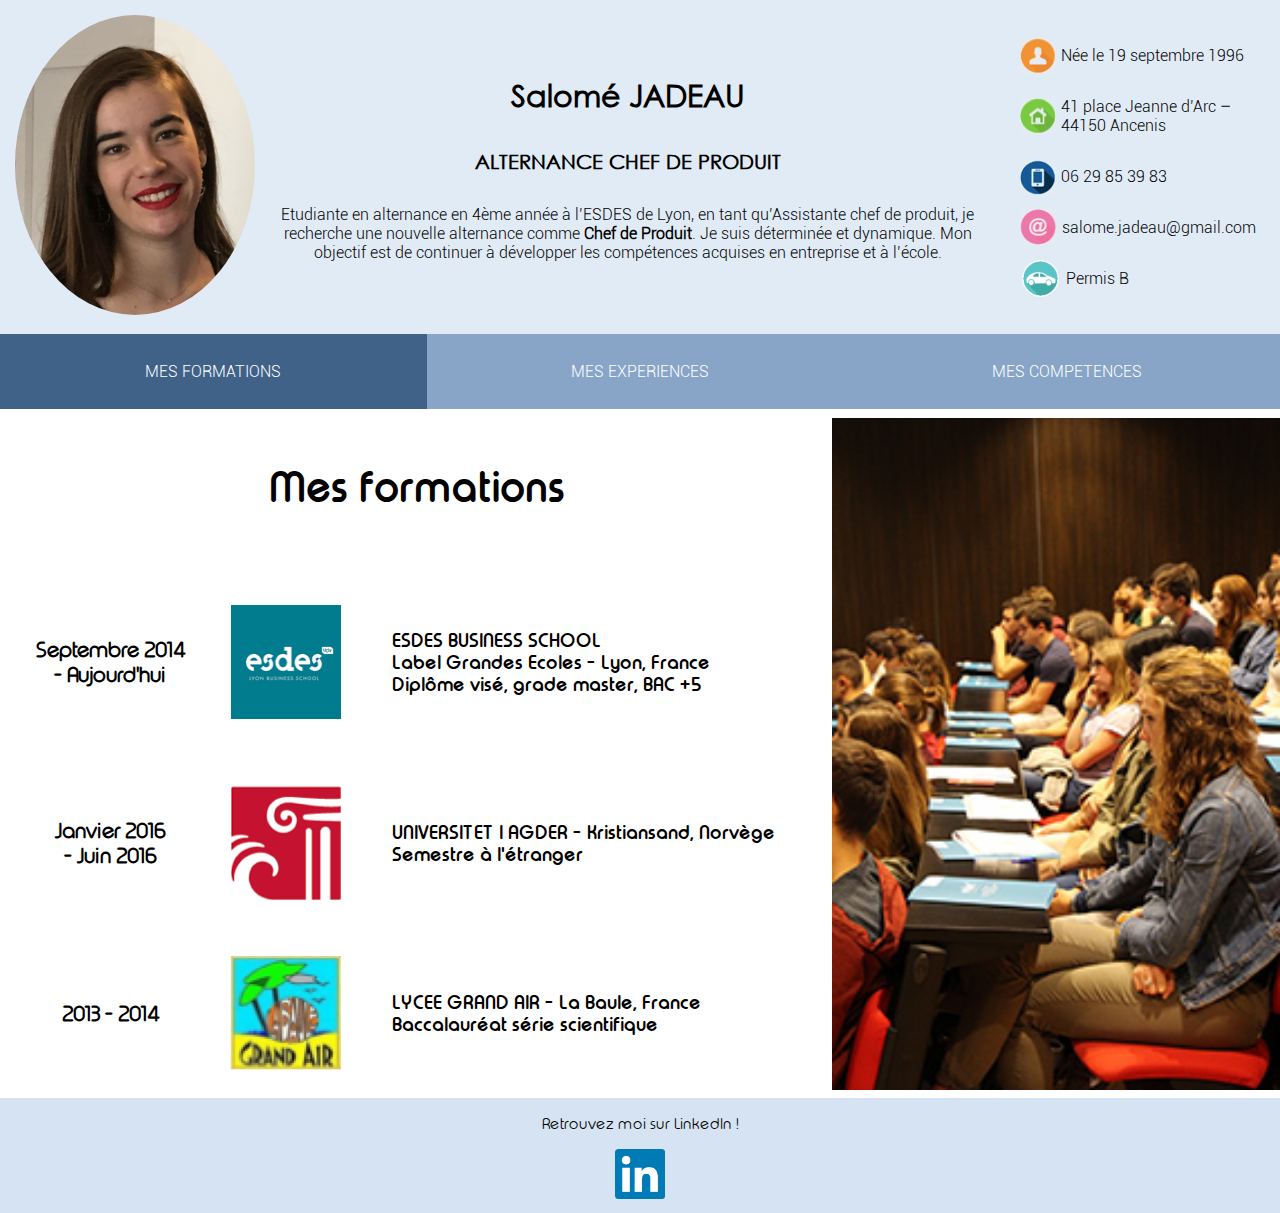
<file: index.html>
<!DOCTYPE html>
<html>

<head>
    <title>CV Salomé Jadeau</title>
    <meta charset="UTF-8" />
    <link rel="stylesheet" href="index.css">
</head>

<body>

    <header>

        <img src="images/profil.png" alt="profil" id="profil-img" />
        <section id="profile">
            <h1>Salomé JADEAU</h1>
            <h2>ALTERNANCE CHEF DE PRODUIT</h2>
            <p>Etudiante en alternance en 4ème année à l’ESDES de Lyon, en tant qu’Assistante chef de produit, je recherche
                une nouvelle alternance comme
                <b>Chef de Produit</b>. Je suis déterminée et dynamique. Mon objectif est de continuer à développer les
                compétences acquises en entreprise et à l’école.</p>
        </section>

        <section id="social">
            <div class="naissance">
                <img src="images/bonhomme.png" alt="bonhomme"/>
                <p>Née le 19 septembre 1996</p>
            </div>

            <div class="maison">
                <img src="images/maison.png" alt="maison"/>
                <p>41 place Jeanne d’Arc – 44150 Ancenis</p>
            </div>

            <div class="téléphone">
                <img src="images/téléphone.png" alt="telephone"/>
                <p>06 29 85 39 83</p>
            </div>

            <div class="mail">
                <img src="images/mail.png" alt="mail"/>
                <p>salome.jadeau@gmail.com</p>
            </div>

            <div class="permis">
                <img src="images/permis.png" alt="permis"/>
                <p>Permis B</p>
            </div>

        </section>

    </header>

    <nav>

        <div class="nav-item" id="current-nav-item">
            <a href="index.html">MES FORMATIONS</a>
        </div>
        <div class="nav-item">
            <a href="pages/experiences.html">MES EXPERIENCES</a>
        </div>
        <div class="nav-item">
            <a href="pages/competences.html">MES COMPETENCES</a>
        </div>

    </nav>

    <article id="formation">
        <section id="cours">
            <h4>Mes formations</h4>
            <div>
                <h3>Septembre 2014
                    <br>- Aujourd'hui</h3>
                <img src="images/logoesdes.png" alt="esdes" id="esdes" />
                <p>ESDES BUSINESS SCHOOL
                    <br>Label Grandes Ecoles - Lyon, France
                    <br>Diplôme visé, grade master, BAC +5</p>
            </div>

            <div>
                <h3>Janvier 2016
                    <br>- Juin 2016</h3>
                <img src="images/uia.png" alt="uia" id="uia"/>
                <p>UNIVERSITET I AGDER - Kristiansand, Norvège
                    <br>Semestre à l'étranger</p>
            </div>

            <div>
                <h3>2013 - 2014</h3>
                <img src="images/grandair.png" alt="grandair" id="grandair"/>
                <p>LYCEE GRAND AIR - La Baule, France
                    <br>Baccalauréat série scientifique</p>
            </div>
        </section>
        <img src="images/amphi.jpg" alt="amphi" id="amphi">
    </article>

    <footer>
        <p>Retrouvez moi sur LinkedIn !</p>
            <a href="https://www.linkedin.com/in/salomé-jadeau/">
                <img src="images/linkedin.png" alt="linkedin" id="linkedin"/> </a>
    </footer>

</body>

</html>
</file>
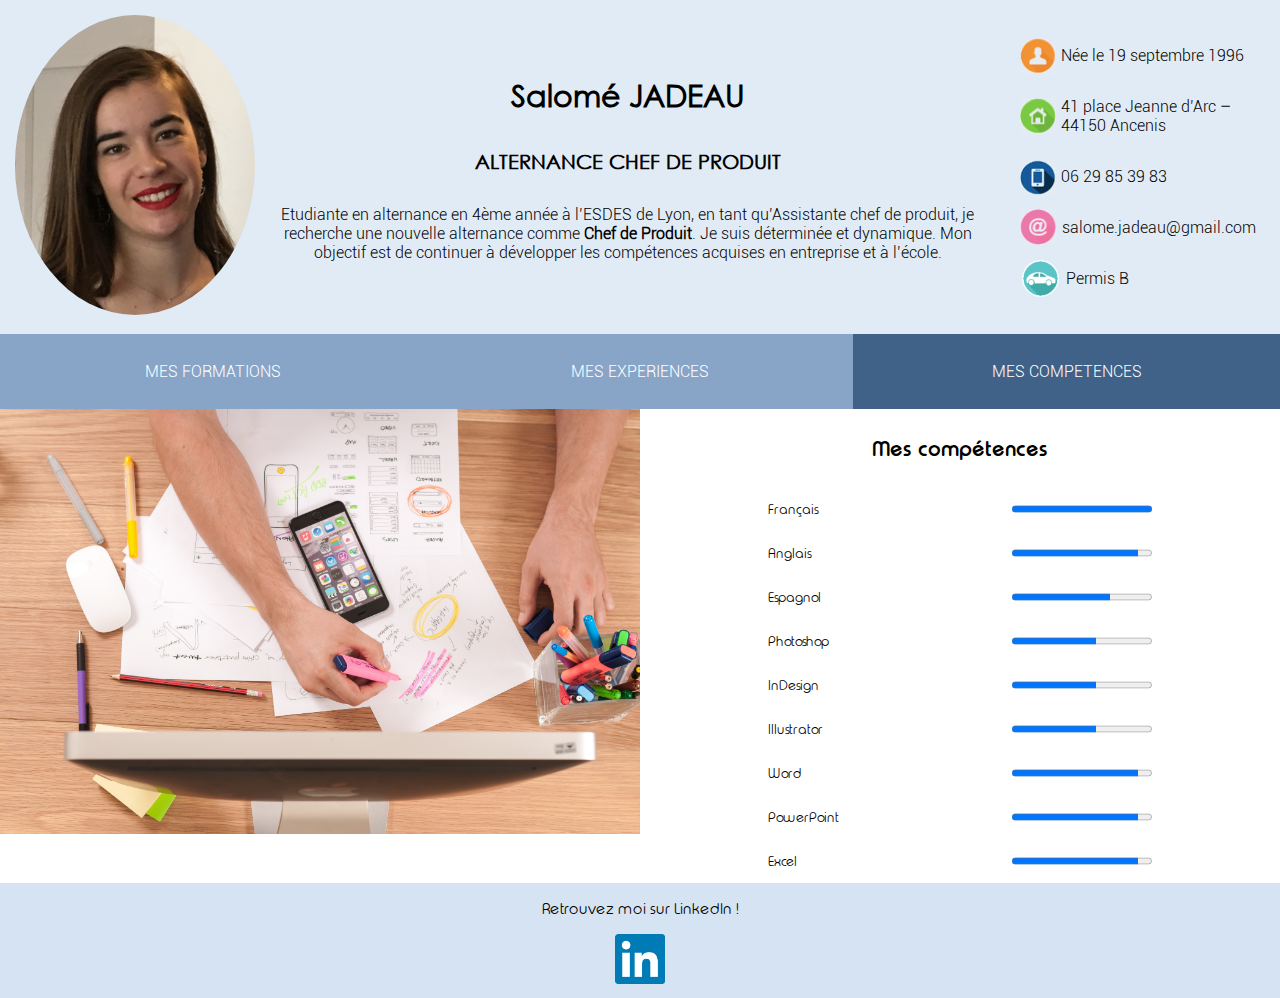
<file: pages/competences.html>
<!DOCTYPE html>
<html>

<head>
    <title>CV Salomé Jadeau</title>
    <meta charset="UTF-8" />
    <link rel="stylesheet" href="../styles/competences.css">
</head>

<body>

    <header>

        <img src="../images/profil.png" alt="profil" id="profil-img" />
        <section id="profile">
            <h1>Salomé JADEAU</h1>
            <h2>ALTERNANCE CHEF DE PRODUIT</h2>
            <p>Etudiante en alternance en 4ème année à l’ESDES de Lyon, en tant qu’Assistante chef de produit, je recherche
                une nouvelle alternance comme
                <b>Chef de Produit</b>. Je suis déterminée et dynamique. Mon objectif est de continuer à développer les
                compétences acquises en entreprise et à l’école.</p>
        </section>

        <section id="social">
            <div class="naissance">
                <img src="../images/bonhomme.png" alt="bonhomme"/>
                <p>Née le 19 septembre 1996</p>
            </div>

            <div class="maison">
                <img src="../images/maison.png" alt="maison"/>
                <p>41 place Jeanne d’Arc – 44150 Ancenis</p>
            </div>

            <div class="téléphone">
                <img src="../images/téléphone.png" alt="telephone"/>
                <p>06 29 85 39 83</p>
            </div>

            <div class="mail">
                <img src="../images/mail.png" alt="mail"/>
                <p>salome.jadeau@gmail.com</p>
            </div>

            <div class="permis">
                <img src="../images/permis.png" alt="permis"/>
                <p>Permis B</p>
            </div>

        </section>

    </header>

    <nav>

        <div class="nav-item">
            <a href="../index.html">MES FORMATIONS</a>
        </div>
        <div class="nav-item">
            <a href="experiences.html">MES EXPERIENCES</a>
        </div>
        <div class="nav-item" id="current-nav-item">
            <a href="competences.html">MES COMPETENCES</a>
        </div>

    </nav>

    <section id="competences">
        <img src="../images/skills.jpg" alt="Skills" id="skills">
        <aside>
            <h4>Mes compétences</h4>

            <article>
                <p>Français</p>
                <progress id="français" value="100" max="100"></progress>
            </article>

            <article>
                <p>Anglais</p>
                <progress id="anglais" value="90" max="100"></progress>
            </article>

            <article>
                <p>Espagnol</p>
                <progress id="espagnol" value="70" max="100"></progress>
            </article>

            <article>
                <p>Photoshop</p>
                <progress id="photoshop" value="60" max="100"></progress>
            </article>

            <article>
                <p>InDesign</p>
                <progress id="indesign" value="60" max="100"></progress>
            </article>

            <article>
                <p>Illustrator</p>
                <progress id="illustrator" value="60" max="100"></progress>
            </article>

            <article>
                <p>Word</p>
                <progress id="word" value="90" max="100"></progress>
            </article>

            <article>
                <p>PowerPoint</p>
                <progress id="powerpoint" value="90" max="100"></progress>
            </article>

            <article>
                <p>Excel</p>
                <progress id="excel" value="90" max="100"></progress>
            </article>

        </aside>
    </section>

    <footer>
        <p>Retrouvez moi sur LinkedIn !</p>
        <a href="https://www.linkedin.com/in/salomé-jadeau/">
            <img src="../images/linkedin.png" alt="linkedin" id="linkedin" /> </a>
    </footer>

</body>

</html>
</file>
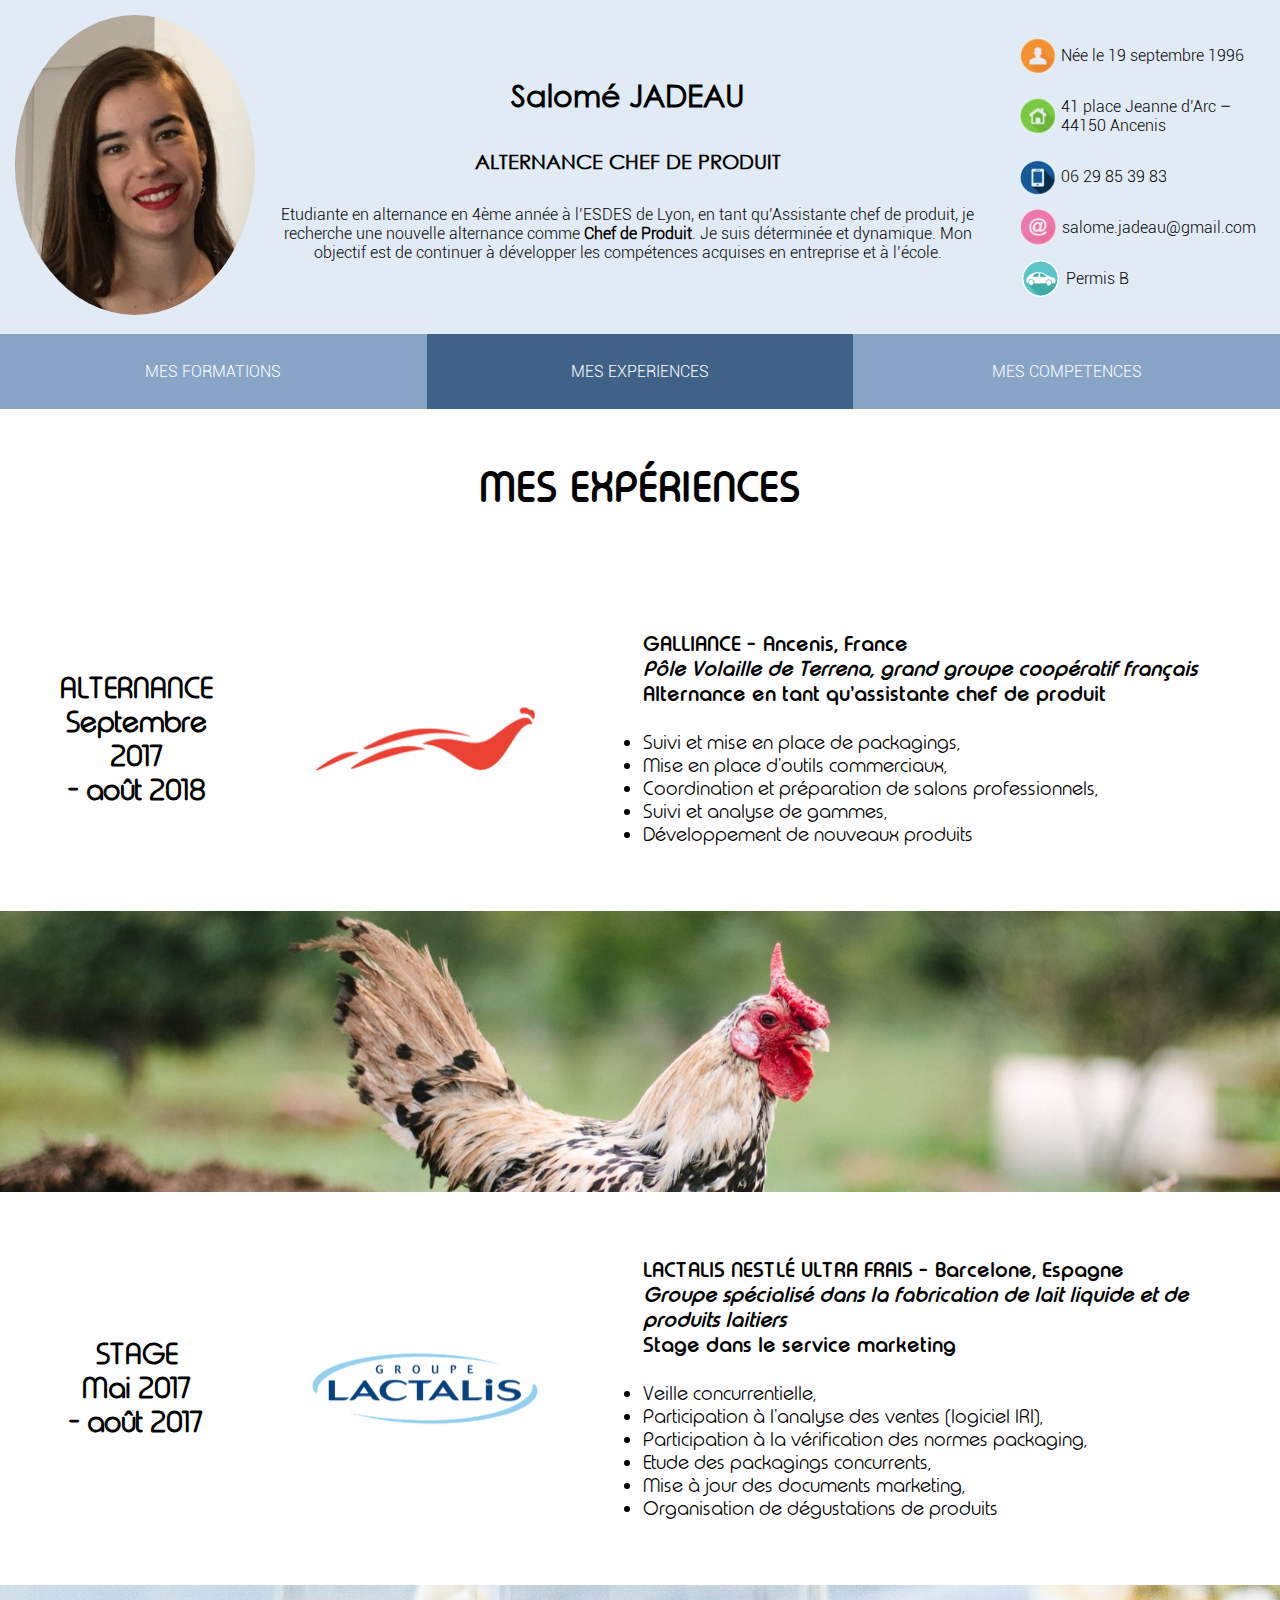
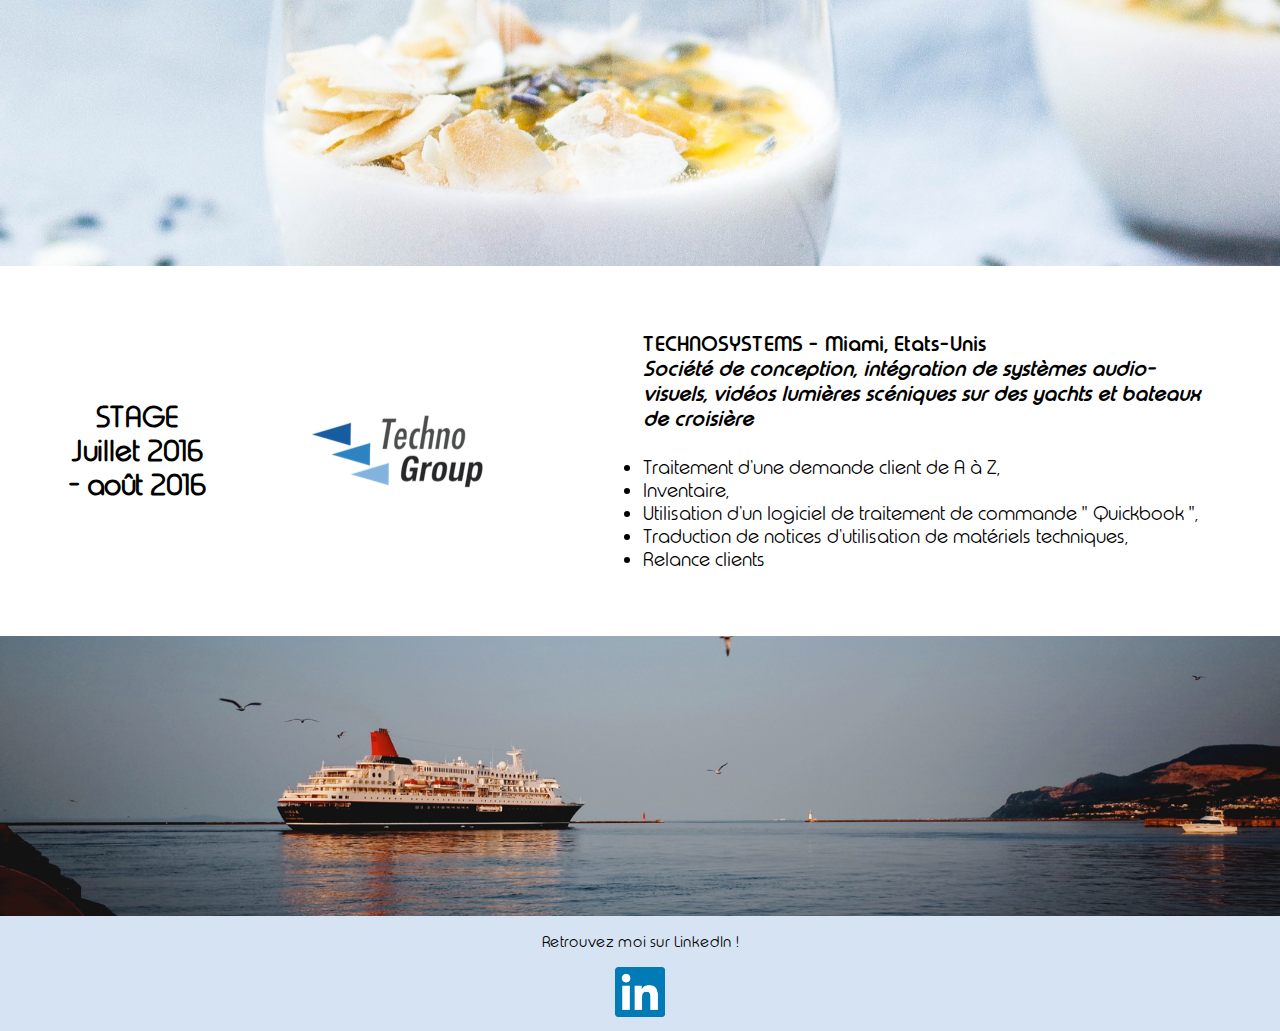
<file: pages/experiences.html>
<!DOCTYPE html>
<html>

<head>
    <title>CV Salomé Jadeau</title>
    <meta charset="UTF-8" />
    <link rel="stylesheet" href="../styles/experience.css">
</head>

<body>

    <header>

        <img src="../images/profil.png" alt="profil" id="profil-img" />
        <section id="profile">
            <h1>Salomé JADEAU</h1>
            <h2>ALTERNANCE CHEF DE PRODUIT</h2>
            <p>Etudiante en alternance en 4ème année à l’ESDES de Lyon, en tant qu’Assistante chef de produit, je recherche
                une nouvelle alternance comme
                <b>Chef de Produit</b>. Je suis déterminée et dynamique. Mon objectif est de continuer à développer les
                compétences acquises en entreprise et à l’école.</p>
        </section>

        <section id="social">
            <div class="naissance">
                <img src="../images/bonhomme.png" alt="bonhomme"/>
                <p>Née le 19 septembre 1996</p>
            </div>

            <div class="maison">
                <img src="../images/maison.png" alt="maison"/>
                <p>41 place Jeanne d’Arc – 44150 Ancenis</p>
            </div>

            <div class="téléphone">
                <img src="../images/téléphone.png" alt="telephone"/>
                <p>06 29 85 39 83</p>
            </div>

            <div class="mail">
                <img src="../images/mail.png" alt="mail"/>
                <p>salome.jadeau@gmail.com</p>
            </div>

            <div class="permis">
                <img src="../images/permis.png" alt="permis"/>
                <p>Permis B</p>
            </div>

        </section>

    </header>

    <nav>

        <div class="nav-item">
            <a href="../index.html">MES FORMATIONS</a>
        </div>
        <div class="nav-item" id="current-nav-item">
            <a href="experiences.html">MES EXPERIENCES</a>
        </div>
        <div class="nav-item">
            <a href="competences.html">MES COMPETENCES</a>
        </div>

    </nav>

    <article id="experiences">
        <section id="entreprises">
            <h4>MES EXPÉRIENCES</h4>
            <div>
                <h3>ALTERNANCE
                    <br>Septembre 2017
                    <br> - août 2018</h3>
                <img src="../images/galliance.png" alt="galliance" id="galliance" />
                <ul>GALLIANCE - Ancenis, France
                    <br>
                    <i>Pôle Volaille de Terrena, grand groupe coopératif français</i>
                    <b>Alternance en tant qu’assistante chef de produit</b>
                    <br>
                    <li>Suivi et mise en place de packagings,</li>
                    <li>Mise en place d’outils commerciaux,</li>
                    <li>Coordination et préparation de salons professionnels,</li>
                    <li>Suivi et analyse de gammes,</li>
                    <li>Développement de nouveaux produits</li>
                </ul>
            </div>
            <img src="../images/poulet.png" alt="poulet" id="poulet">
            <div>
                <h3>STAGE
                    <br>Mai 2017
                    <br> - août 2017</h3>
                <img src="../images/lactalis.png" alt="lactalis" id="lactalis" />
                <ul>LACTALIS NESTLÉ ULTRA FRAIS - Barcelone, Espagne
                    <i>Groupe spécialisé dans la fabrication de lait liquide et de produits laitiers</i>
                    <b>Stage dans le service marketing</b>
                    <br>
                    <li>Veille concurrentielle,</li>
                    <li>Participation à l’analyse des ventes (logiciel IRI),</li>
                    <li>Participation à la vérification des normes packaging,</li>
                    <li>Etude des packagings concurrents,</li>
                    <li>Mise à jour des documents marketing,</li>
                    <li>Organisation de dégustations de produits</li>
                </ul>
            </div>
            <img src="../images/yaourt.png" alt="yaourt" id="yaourt">
            <div>
                <h3>STAGE
                    <br>Juillet 2016
                    <br> - août 2016</h3>
                <img src="../images/technogroup.png" alt="technogroup" id="technogroup" />
                <ul>TECHNOSYSTEMS - Miami, Etats-Unis
                    <br>
                    <i>Société de conception, intégration de systèmes audio-visuels, vidéos lumières scéniques sur des yachts et bateaux de croisière</i>
                    <br>
                    <li>Traitement d’une demande client de A à Z,</li>
                    <li>Inventaire,</li>
                    <li>Utilisation d’un logiciel de traitement de commande " Quickbook ",</li>
                    <li>Traduction de notices d’utilisation de matériels techniques,</li>
                    <li>Relance clients</li>
                </ul>
            </div>
            <img src="../images/bateau.png" alt="bateau" id="bateau">
        </section>
    </article>

    <footer>
        <p>Retrouvez moi sur LinkedIn !</p>
        <a href="https://www.linkedin.com/in/salomé-jadeau/">
            <img src="../images/linkedin.png" alt="linkedin" id="linkedin" /> </a>
    </footer>

</body>

</html>
</file>
<file: index.css>
@font-face{
    font-family: "Traveling_Typewriter";
    src : url(fonts/TravelingTypewriter.ttf);
}

@font-face{
    font-family: "Roboto-light";
    src : url(fonts/roboto/Roboto-Light.ttf);
}

@font-face{
    font-family :"Century_Gothic";
    src : url(fonts/Century-Gothic.ttf);
}

@font-face{
    font-family: "Typo_round";
    src : url(fonts/typo_round/Typo_Round_Light_Demo.otf);
}

@font-face{
    font-family: "Typo_round_bold";
    src : url(fonts/typo_round/Typo_Round_Bold_Demo.otf);
}

header {
    min-height: 25%;
    color: black;
    display: flex;
    flex-direction: row;
    justify-content: center;
    text-align: center;
    padding: 15px;
    background-color: RGB(225,235,245);
    flex-wrap: wrap;
}

h1{
    font-family: "Century_Gothic";
    font-size: 30px;
}

h2{
    font-family: "Century_Gothic";
    font-size: 20px;
    margin-left: 10px;
    margin-right: 10px;
}

h4{
    font-family: "Typo_round_bold";
    font-size: 40px;
}

#profil-img{
    width: 240px;
    height: 300px;
    margin-right: 15px;
    border-radius: 50%;
}

#social img{
    margin: 5px;
    padding-left: 15px;
}

nav{
    background-color: #88a5c7;
    display: flex;
    justify-content: space-between;
    flex-wrap: wrap;
}

article{
    margin: 0;
    flex: 1;
    
}

.fiche{
    background-color: #D8D8D8;
}

footer {
    background-color: #d5e3f3;
    color : black;
    display: flex;
    flex-direction: column;
    justify-content: center;
    align-items: center;
    text-align: center;
    font-family: "Typo_round";
}

#linkedin{
    width: 50px;
    margin-bottom: 10px;
}

body {
    margin: 0;
    font-family: Roboto-light;
}

#current-nav-item{
    background-color: #406289;
}

.nav-item{
    height: 75px;
    min-width: 200px;
    flex: 1;
    text-align: center;
    display: flex;
    flex-direction: column;
    justify-content: center;
}

.nav-item:hover{
    background-color: #334559;
}

.nav-item a {
    color: white;
    text-decoration: none;
}

.nav-item a, .nav-item a:visited{
    color: white;
    text-decoration: none;
}

/** RESPONSIVE **/
/* Mobile */
@media screen and (max-width : 600px){
        #profile{
        min-width: 400px;
        display: flex;
        flex-direction: column;
        align-items: center;
        flex-wrap: nowrap;
        justify-content: center;
        align-content: center;
        text-align: center;
        flex: 1;
    }
        #social{
        min-width: 100px;
        display: flex;
        flex-wrap: wrap;
        justify-content: space-between;
        flex-direction: column;
    }
        #social div{
        width: 200px;
    }

    #formation{
        display: flex;
        flex-wrap: nowrap;
        flex-direction: column;
        align-items: center;
        align-content: space-around;
        width: 100%;
        padding: 0;
    }
    #section{
        width: 100%
    }
    #formation div{
        display: flex;
        flex-wrap: nowrap;
        flex-direction: column;
        justify-content: space-around;
        align-content: space-around;
        align-items: center;
        width: 100%;
        margin: 15px;
        min-width: 300px;
    }

    #cours{
        width: 100%;
        display: flex;
        flex-direction: column;
        justify-content: center;
        align-items: center;
        align-content: center;
    }

    #amphi{
        width: 100%;
        margin: 0;
        background-position: right;
    }
  
    h3{
        display: flex;
        justify-content: center;
        text-align: center;
        width: 200px;
        margin: 20px;
        font-family: "Typo_round";
        font-size: 25px;
    }
    #formation p{
        width: 300px;
        margin: 20px;
        text-align: center;
        font-family: "Typo_round_bold";
        font-size: 20px;
    }
}
  
  /* Tablette */
  @media only screen and (min-width: 600px) and (max-width: 900px){
    #profile{
        min-width: 400px;
        display: flex;
        flex-direction: column;
        align-items: center;
        flex-wrap: nowrap;
        justify-content: center;
        align-content: center;
        text-align: center;
        flex: 1;
    }
    #social{
        min-width: 100px;
        display: flex;
        flex-wrap: wrap;
        justify-content: center;
        flex-direction: row;
    }
    #social div{
        width: 200px;
    }

    #formation{
        display: flex;
        flex-wrap: nowrap;
        flex-direction: column;
        align-items: center;
        align-content: space-around;
        width: 100%;
        padding: 0;
    }
    #section{
        width: 100%
    }
    #formation div{
        display: flex;
        flex-wrap: nowrap;
        flex-direction: row;
        justify-content: space-around;
        align-content: space-around;
        align-items: center;
        width: 100%;
        margin: 15px;
    }

    #cours{
        width: 100%;
        display: flex;
        flex-direction: column;
        justify-content: center;
        align-items: center;
        align-content: center;
    }

    #amphi{
        width: 100%;
        margin: 0;
        background-position: right;
    }

    h3{
        display: flex;
        justify-content: center;
        text-align: center;
        width: 200px;
        font-family: "Typo_round";
        font-size: 25px;
    }
    #formation p{
        width: 300px;
        padding: 30px;
        font-family: "Typo_round_bold";
        font-size: 20px;
    }
}

/* ORDI */
@media screen and (min-width: 900px) {
    #profile{
        min-width: 300px;
        display: flex;
        flex-direction: column;
        align-items: center;
        justify-content: center;
        align-content: center;
        text-align: center;
        flex: 1;
    }
    #social{
        min-width: 250px;
        padding: 15px;
        display: flex;
        flex-wrap: nowrap;
        justify-content: space-between;
        flex-direction: column;
    }
    #social div{
        width: 250px;
        display: flex;
        flex-direction: row;
        justify-content: flex-start;
        align-items: center;
        text-align: left;
    } 
    #formation{
        display: flex;
        flex-wrap: nowrap;
        flex-direction: row;
        align-items: center;
        align-content: space-around;
        width: 100%;
        padding: 0;
    }

    #formation div{
        display: flex;
        flex-wrap: nowrap;
        flex-direction: row;
        justify-content: space-around;
        align-content: space-around;
        align-items: center;
        width: 100%;
        margin: 15px;
    }

    #cours{
        width: 65%;
        display: flex;
        flex-direction: column;
        justify-content: center;
        align-items: center;
        align-content: center;
    }

    #amphi{
        width: 35%;
        margin: 0;
        background-position: right;
    }

    h3{
        display: flex;
        justify-content: center;
        text-align: center;
        width: 200px;
        font-family: "Typo_round";
        font-size: 22px;
    }
    #formation p{
        width: 400px;
        padding: 30px;
        font-family: "Typo_round_bold";
        font-size: 18px;
    }
    
}
</file>
<file: styles/competences.css>
@font-face{
    font-family: "Traveling_Typewriter";
    src : url(../fonts/TravelingTypewriter.ttf);
}

@font-face{
    font-family: "Roboto-light";
    src : url(../fonts/roboto/Roboto-Light.ttf);
}

@font-face{
    font-family :"Century_Gothic";
    src : url(../fonts/Century-Gothic.ttf);
}

@font-face{
    font-family: "Typo_round";
    src : url(../fonts/typo_round/Typo_Round_Light_Demo.otf);
}

@font-face{
    font-family: "Typo_round_bold";
    src : url(../fonts/typo_round/Typo_Round_Bold_Demo.otf);
}

body {
    margin: 0;
    font-family: "Roboto-Light";
}

header {
    min-height: 25%;
    color: black;
    display: flex;
    flex-direction: row;
    justify-content: center;
    text-align: center;
    padding: 15px;
    background-color: RGB(225,235,245);
    flex-wrap: wrap;
}

h1{
    font-family: "Century_Gothic";
    font-size: 30px;
}

h2{
    font-family: "Century_Gothic";
    font-size: 20px;
    margin-left: 10px;
    margin-right: 10px;
}

h4{
    font-family: "Typo_round_bold";
    font-size: 40px;
    margin-left: 10px;
    margin-right: 10px;
}



#profil-img{
    width: 240px;
    height: 300px;
    margin-right: 15px;
    border-radius: 50%;
}

#social img{
    margin: 5px;
    padding-left: 15px;
}

#current-nav-item{
    background-color: #406289;
}

nav{
    background-color: #88a5c7;
    display: flex;
    justify-content: space-between;
    flex-wrap: wrap;
}

article{
    margin: 0;
    flex: 1;
    
}

.nav-item{
    height: 75px;
    min-width: 200px;
    flex: 1;
    text-align: center;
    display: flex;
    flex-direction: column;
    justify-content: center;
}

.nav-item:hover{
    background-color: #334559;
}

.nav-item a {
    color: white;
    text-decoration: none;
}

.nav-item a, .nav-item a:visited{
    color: white;
    text-decoration: none;
}

footer {
    background-color: #d5e3f3;
    color : black;
    display: flex;
    flex-direction: column;
    justify-content: center;
    align-items: center;
    text-align: center;
    font-family: "Typo_round";
}

#linkedin{
    width: 50px;
    margin-bottom: 10px;
}

/** RESPONSIVE **/
/* Mobile */
@media screen and (max-width : 600px){
    #profile{
    min-width: 400px;
    display: flex;
    flex-direction: column;
    align-items: center;
    flex-wrap: nowrap;
    justify-content: center;
    align-content: center;
    text-align: center;
    flex: 1;
}
    #social{
    min-width: 100px;
    display: flex;
    flex-wrap: wrap;
    justify-content: space-between;
    flex-direction: column;
}
    #social div{
    width: 200px;

}

#competences{
    display: flex;
    flex-wrap: wrap;
    flex-direction: column;
    align-items: flex-start;
    align-content: center;
    width: 100%;
}

#skills{
    width: 100%;

}

aside{
    width: 100%;
    display: flex;
    flex-wrap: wrap;
    flex-direction: column;
    justify-content: center;
    align-items: center;
    align-content: center;
    font-family: "Typo_round"
}

article{
    display: flex;
    flex-direction: row;
    flex-wrap: wrap;
    justify-content: space-between;
    align-content: center;
    align-items: center;
    text-align: justify;
    width: 60%;
    min-width: 300px;;
    font-size: 14px;
    font-family: "Typo_round";
}

h4{
    font-size: 20px;
}

progress{
    margin-left: 20px;
}

}

/* Tablette */
@media only screen and (min-width: 600px) and (max-width: 900px){
#profile{
    min-width: 400px;
    display: flex;
    flex-direction: column;
    align-items: center;
    flex-wrap: nowrap;
    justify-content: center;
    align-content: center;
    text-align: center;
    flex: 1;
}
#social{
    min-width: 100px;
    display: flex;
    flex-wrap: wrap;
    justify-content: center;
    flex-direction: row;
}
#social div{
    width: 200px;
}

#competences{
    display: flex;
    flex-wrap: wrap;
    flex-direction: column;
    align-items: flex-start;
    align-content: center;
    width: 100%;
}

#skills{
    width: 100%;

}

aside{
    width: 100%;
    display: flex;
    flex-wrap: wrap;
    flex-direction: column;
    justify-content: center;
    align-items: center;
    align-content: center;
    font-family: "Typo_round";
}

article{
    display: flex;
    flex-direction: row;
    flex-wrap: wrap;
    justify-content: space-between;
    align-content: center;
    align-items: center;
    text-align: justify;
    width: 60%;
    min-width: 300px;;
    font-size: 14px;
    font-family: "Typo_round";
}

h4{
    font-size: 20px;
}

progress{
    margin-left: 20px;
}

}

/* ORDI */
@media screen and (min-width: 900px) {
#profile{
    min-width: 300px;
    display: flex;
    flex-direction: column;
    align-items: center;
    justify-content: center;
    align-content: center;
    text-align: center;
    flex: 1;
}
#social{
    min-width: 250px;
    padding: 15px;
    display: flex;
    flex-wrap: nowrap;
    justify-content: space-between;
    flex-direction: column;
}
#social div{
    width: 250px;
    display: flex;
    flex-direction: row;
    justify-content: flex-start;
    align-items: center;
    text-align: left;
} 

#competences{
    display: flex;
    flex-wrap: wrap;
    flex-direction: row;
    align-items: flex-start;
    align-content: center;
    width: 100%;
}

#skills{
    width: 50%;
}

aside{
    width: 50%;
    display: flex;
    flex-wrap: wrap;
    flex-direction: column;
    justify-content: center;
    align-items: center;
    align-content: center;
    font-family: "Typo_round";
}

article{
    display: flex;
    flex-direction: row;
    flex-wrap: wrap;
    justify-content: space-between;
    align-content: center;
    align-items: center;
    text-align: justify;
    width: 60%;
    min-width: 300px;;
    font-size: 14px;
    font-family: "Typo_round";
}

h4{
    font-size: 20px;
}

progress{
    margin-left: 20px;
}

}
</file>
<file: styles/experience.css>
@font-face{
    font-family: "Traveling_Typewriter";
    src : url(../fonts/TravelingTypewriter.ttf);
}

@font-face{
    font-family: "Roboto-light";
    src : url(../fonts/roboto/Roboto-Light.ttf);
}

@font-face{
    font-family :"Century_Gothic";
    src : url(../fonts/Century-Gothic.ttf);
}

@font-face{
    font-family: "Typo_round";
    src : url(../fonts/typo_round/Typo_Round_Light_Demo.otf);
}

@font-face{
    font-family: "Typo_round_bold";
    src : url(../fonts/typo_round/Typo_Round_Bold_Demo.otf);
}

body {
    margin: 0;
    font-family: "Roboto-light";
}

header {
    min-height: 25%;
    color: black;
    display: flex;
    flex-direction: row;
    justify-content: center;
    text-align: center;
    padding: 15px;
    background-color: RGB(225,235,245);
    flex-wrap: wrap;
}

h1{
    font-family: "Century_Gothic";
    font-size: 30px;
}

h2{
    font-family: "Century_Gothic";
    font-size: 20px;
    margin-left: 10px;
    margin-right: 10px;
}

h4{
    font-family: "Typo_round_bold";
    font-size: 40px;
    margin-left: 10px;
    margin-right: 10px;
}

#profil-img{
    width: 240px;
    height: 300px;
    margin-right: 15px;
    border-radius: 50%;
}

#social img{
    margin: 5px;
    padding-left: 15px;
}

#current-nav-item{
    background-color: #406289;
}

nav{
    background-color: #88a5c7;
    display: flex;
    justify-content: space-between;
    flex-wrap: wrap;
}

article{
    margin: 0;
    flex: 1;
    
}

.nav-item{
    height: 75px;
    min-width: 200px;
    flex: 1;
    text-align: center;
    display: flex;
    flex-direction: column;
    justify-content: center;
}

.nav-item:hover{
    background-color: #334559;
}

.nav-item a {
    color: white;
    text-decoration: none;
}

.nav-item a, .nav-item a:visited{
    color: white;
    text-decoration: none;
}

footer {
    background-color: #d5e3f3;
    color : black;
    display: flex;
    flex-direction: column;
    justify-content: center;
    align-items: center;
    text-align: center;
    font-family: "Typo_round";
}

#linkedin{
    width: 50px;
    margin-bottom: 10px;
}

/** RESPONSIVE **/
/* Mobile */
@media screen and (max-width : 600px){
    #profile{
    min-width: 400px;
    display: flex;
    flex-direction: column;
    align-items: center;
    flex-wrap: nowrap;
    justify-content: center;
    align-content: center;
    text-align: center;
    flex: 1;
}
    #social{
    min-width: 100px;
    display: flex;
    flex-wrap: wrap;
    justify-content: space-between;
    flex-direction: column;
}
    #social div{
    width: 200px;
}

#experiences{
    display: flex;
    flex-wrap: nowrap;
    flex-direction: column;
    align-items: center;
    align-content: space-around;
    width: 100%;
    padding: 0;
}
#section{
    width: 75%
}
#experiences div{
    display: flex;
    flex-wrap: nowrap;
    flex-direction: column;
    justify-content: space-around;
    align-content: space-around;
    align-items: center;
    width: 100%;
    margin: 15px;
}

#entreprises{
    width: 100%;
    display: flex;
    flex-direction: column;
    justify-content: center;
    align-items: center;
    align-content: center;
}

#poulet{
    width: 100%;
}

#bateau{
    width: 100%;
}

#yaourt{
    width: 100%;
}

h3{
    display: flex;
    justify-content: center;
    text-align: center;
    width: 200px;
    font-family: "Typo_round";
    font-size: 22px;
}

#experiences li{
    font-family: "Typo_round"
}

#experiences ul{
    width: 400px;
    padding: 30px;
    margin: 20px;
    display: flex;
    flex-direction: column;
    font-family: "Typo_round_bold"
}

}

/* Tablette */
@media only screen and (min-width: 600px) and (max-width: 900px){
#profile{
    min-width: 400px;
    display: flex;
    flex-direction: column;
    align-items: center;
    flex-wrap: nowrap;
    justify-content: center;
    align-content: center;
    text-align: center;
    flex: 1;
}
#social{
    min-width: 100px;
    display: flex;
    flex-wrap: wrap;
    justify-content: center;
    flex-direction: row;
}
#social div{
    width: 200px;
}

#experiences{
    display: flex;
    flex-wrap: nowrap;
    flex-direction: column;
    align-items: center;
    align-content: space-around;
    width: 100%;
    padding: 0;
}
#section{
    width: 75%
}
#experiences div{
    display: flex;
    flex-wrap: nowrap;
    flex-direction: row;
    justify-content: space-around;
    align-content: space-around;
    align-items: center;
    width: 100%;
    margin: 15px;
}

#entreprises{
    width: 100%;
    display: flex;
    flex-direction: column;
    justify-content: center;
    align-items: center;
    align-content: center;
}

#poulet{
    width: 100%;
}

#bateau{
    width: 100%;
}

#yaourt{
    width: 100%;
}

h3{
    display: flex;
    justify-content: center;
    text-align: center;
    width: 200px;
    font-family: "Typo_round";
    font-size: 22px;
}

#experiences li{
    font-family: "Typo_round"
}
#experiences ul{
    width: 400px;
    padding: 30px;
    display: flex;
    flex-direction: column;
    font-family: "Typo_round_bold"
}

}

/* ORDI */
@media screen and (min-width: 900px) {
#profile{
    min-width: 300px;
    display: flex;
    flex-direction: column;
    align-items: center;
    justify-content: center;
    align-content: center;
    text-align: center;
    flex: 1;
}
#social{
    min-width: 250px;
    padding: 15px;
    display: flex;
    flex-wrap: nowrap;
    justify-content: space-between;
    flex-direction: column;
}
#social div{
    width: 250px;
    display: flex;
    flex-direction: row;
    justify-content: flex-start;
    align-items: center;
    text-align: left;
}
#experiences{
    display: flex;
    flex-wrap: nowrap;
    flex-direction: row;
    align-items: center;
    align-content: space-around;
    width: 100%;
    padding: 0;
}
#section{
    width: 75%
}
#experiences div{
    display: flex;
    flex-wrap: nowrap;
    flex-direction: row;
    justify-content: space-around;
    align-content: space-around;
    align-items: center;
    width: 100%;
    margin: 15px;
}

#entreprises{
    width: 100%;
    display: flex;
    flex-direction: column;
    justify-content: center;
    align-items: center;
    align-content: center;
}

#poulet{
    width: 100%;
}

#bateau{
    width: 100%;
}

#yaourt{
    width: 100%;
}

h3{
    display: flex;
    justify-content: center;
    text-align: center;
    width: 200px;
    font-family: "Typo_round";
    font-size: 30px;
}

#experiences li{
    font-family: "Typo_round"
}

#experiences ul{
    width: 570px;
    padding: 30px;
    display: flex;
    flex-direction: column;
    font-family: "Typo_round_bold";
    font-size: 20px;
}

}
</file>
